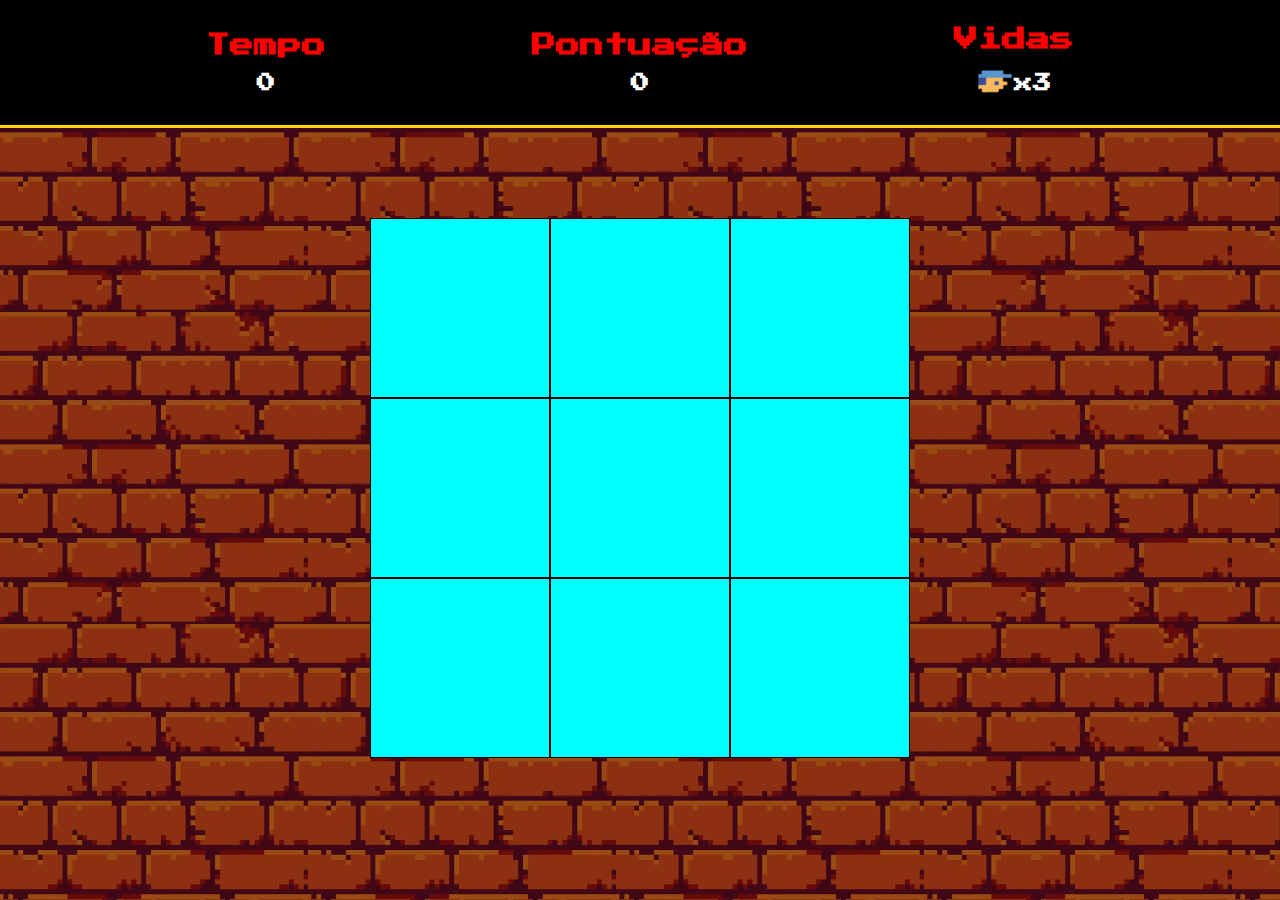
<file: Desenvolvimento-de-Jogos/DetonaRalph/index.html>
<!DOCTYPE html>
<html lang="pt-br">
<head>
  <meta charset="UTF-8">
  <meta name="viewport" content="width=device-width, initial-scale=1.0">
  <title>Detona Ralph</title>
  <link rel="preconnect" href="https://fonts.googleapis.com">
  <link rel="preconnect" href="https://fonts.gstatic.com" crossorigin>
  <link href="https://fonts.googleapis.com/css2?family=Lato&family=Press+Start+2P&display=swap" rel="stylesheet">
  <link rel="stylesheet" href="./src/styles/reset.css">
  <link rel="stylesheet" href="./src/styles/styles.css">
</head>
<body>
  <div id="menu">
    <div class="menu-item" id="menu-time">
      <h2>Tempo</h2>
      <h3 id="timer">0</h3>
    </div>
    <div class="menu-item" id="menu-score">
      <h2>Pontuação</h2>
      <h3 id="score">0</h3>
    </div>
    <div class="menu-item"id="menu-lives">
      <h2>Vidas</h2>      
      <span>      
        <img id="player-icon" src="../DetonaRalph/src/images/player.png">
        <h3 id="lives">x<span id="lives-left">3</span></h3>
      </span>
    </div>
  </div>
  <div id="game">
    <div class="square" id="1"></div>
    <div class="square" id="2"></div>
    <div class="square" id="3"></div>
    <div class="square" id="4"></div>
    <div class="square" id="5"></div>
    <div class="square" id="6"></div>
    <div class="square" id="7"></div>
    <div class="square" id="8"></div>
    <div class="square" id="9"></div>
  </div>

  <script defer src="./src/scripts/engine.js"></script>
</body>
</html>
</file>
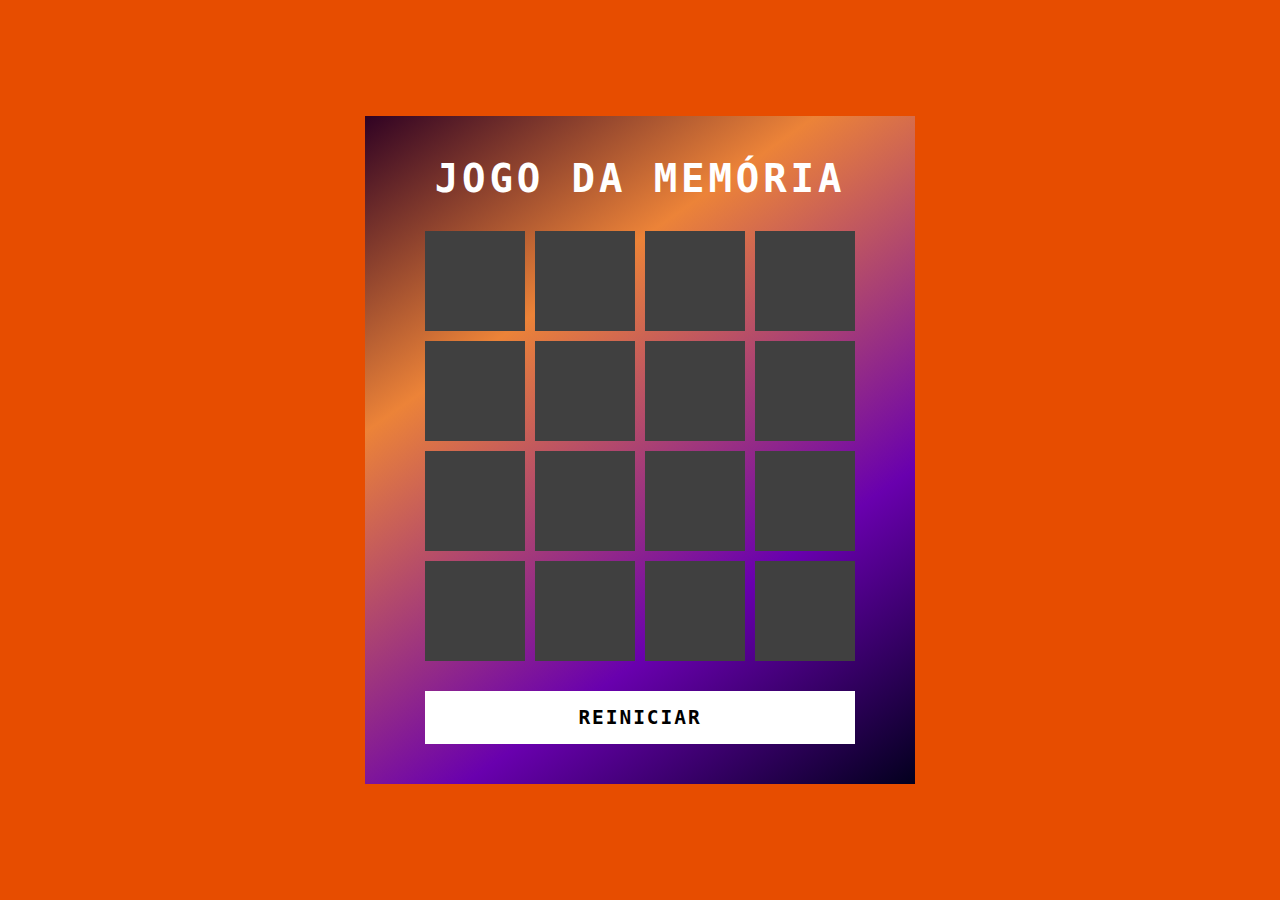
<file: Desenvolvimento-de-Jogos/JogoDaMemória/index.html>
<!DOCTYPE html>
<html lang="pt-br">
<head>
  <meta charset="UTF-8">
  <meta name="viewport" content="width=device-width, initial-scale=1.0">
  <title>Jogo da Memória</title>
  <link rel="stylesheet" href="./src/styles/reset.css">
  <link rel="stylesheet" href="./src/styles/styles.css">
</head>
<body>
  <div class="container">
    <h2>JOGO DA MEMÓRIA</h2>
    <div id="game"></div>
    <button id="reset" onclick="window.location.reload()">REINICIAR</button>
  </div>
  <script src="./src/scripts/engine.js" defer></script>
</body>
</html>
</file>
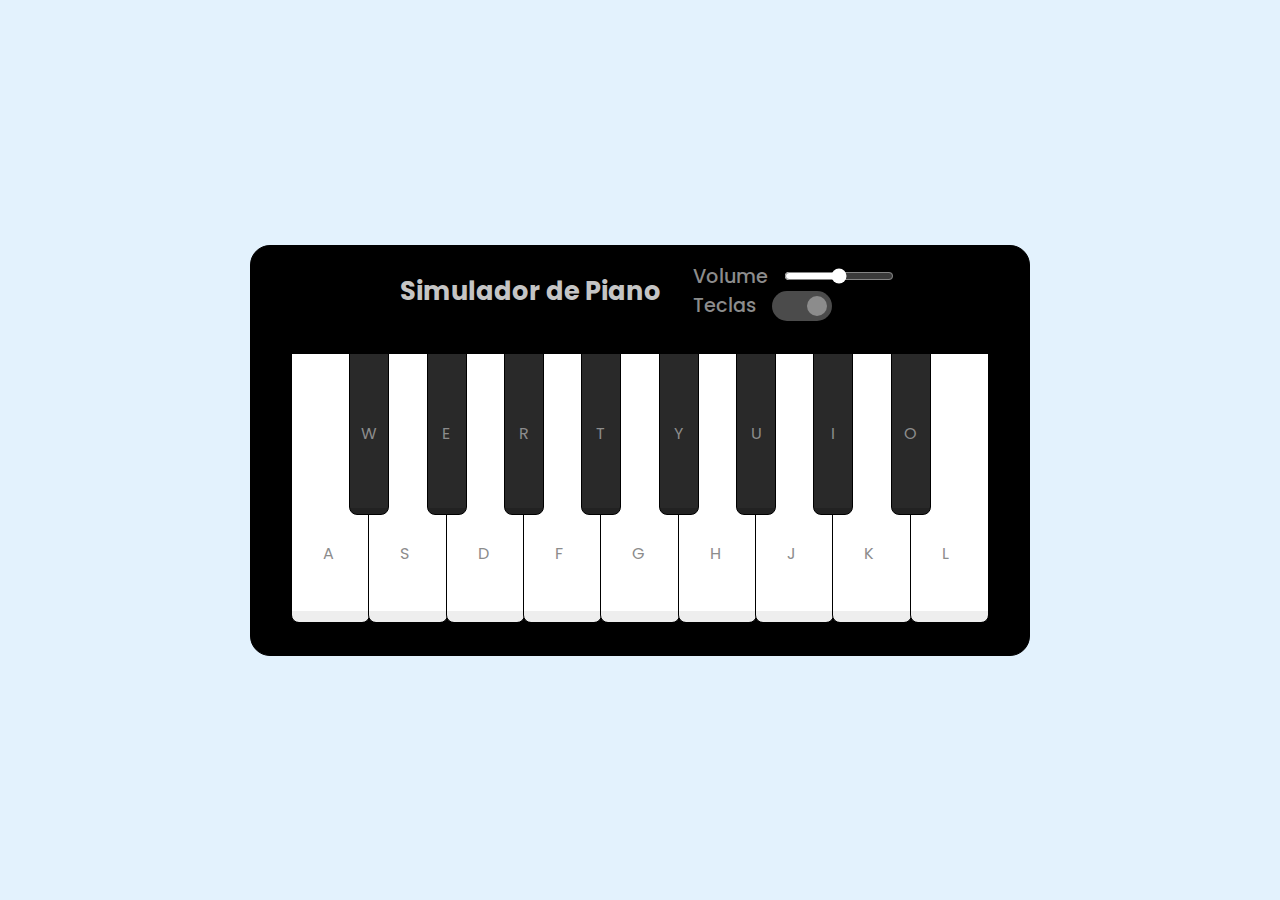
<file: Desenvolvimento-de-Jogos/SimuladorPiano/index.html>
<!DOCTYPE html>
<html lang="pt-br">
<head>
  <meta charset="UTF-8">
  <meta name="viewport" content="width=device-width, initial-scale=1.0">
  <title>Simulador de Piano</title>
  <link rel="stylesheet" href="./src/styles/reset.css">
  <link rel="stylesheet" href="./src/styles/main.css">
  <link rel="preconnect" href="https://fonts.googleapis.com">
  <link rel="preconnect" href="https://fonts.gstatic.com" crossorigin>
  <link href="https://fonts.googleapis.com/css2?family=Poppins:wght@100;200;300;400&display=swap" rel="stylesheet">

</head>
<body>
  <div id="container">
    <header>
      <h1>Simulador de Piano</h1>
      <div id="controls">
        <div class="column" id="volume-slider">
          <label for="volume">Volume</label>
          <input id="volume" type="range" min="0" max="1" value="0.5" step="0.1">
        </div>
        <div class="column" id="keys-check">
          <label for="keys-checkbox">Teclas</label>
          <input id="keys-checkbox" type="checkbox" checked>
        </div>
      </div>
    </header>
    <ul id="piano">
      <li class="key white" data-key="a"><span>a</span></li>
      <li class="key black" data-key="w"><span>w</span></li>
      <li class="key white" data-key="s"><span>s</span></li>
      <li class="key black" data-key="e"><span>e</span></li>
      <li class="key white" data-key="d"><span>d</span></li>
      <li class="key black" data-key="r"><span>r</span></li>
      <li class="key white" data-key="f"><span>f</span></li>
      <li class="key black" data-key="t"><span>t</span></li>
      <li class="key white" data-key="g"><span>g</span></li>
      <li class="key black" data-key="y"><span>y</span></li>
      <li class="key white" data-key="h"><span>h</span></li>
      <li class="key black" data-key="u"><span>u</span></li>
      <li class="key white" data-key="j"><span>j</span></li>
      <li class="key black" data-key="i"><span>i</span></li>
      <li class="key white" data-key="k"><span>k</span></li>
      <li class="key black" data-key="o"><span>o</span></li>
      <li class="key white" data-key="l"><span>l</span></li>
    </ul>
  </div>
  <script src="./src/scripts/engine.js" defer></script>
</body>
</html>
</file>
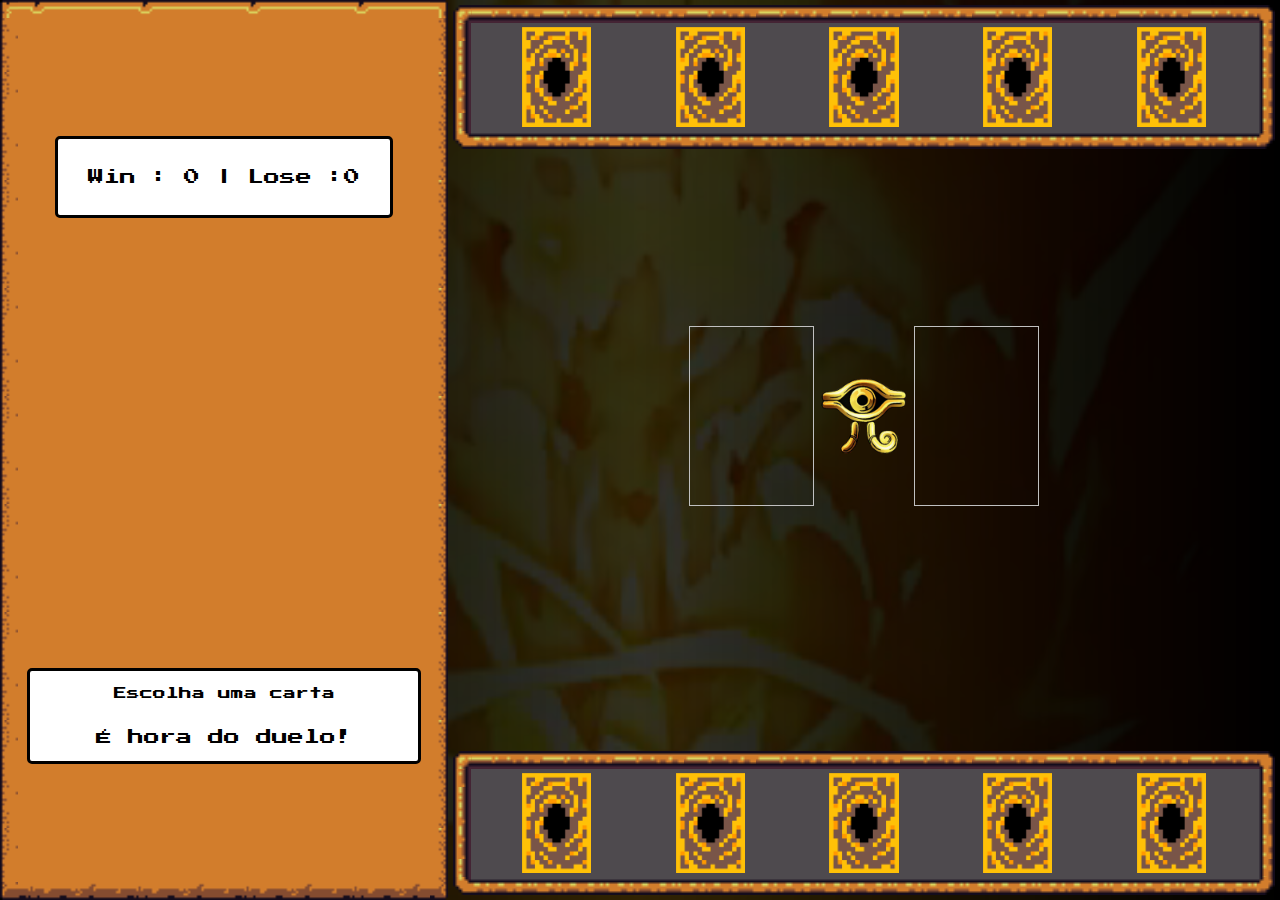
<file: Desenvolvimento-de-Jogos/YuGiOh/index.html>
<!DOCTYPE html>
<html lang="pt-br">
<head>
  <meta charset="UTF-8">
  <meta name="viewport" content="width=device-width, initial-scale=1.0">
  <link rel="stylesheet" href="./src/styles/buttons.css">
  <link rel="stylesheet" href="./src/styles/containers_and_frames.css">
  <link rel="stylesheet" href="./src/styles/main.css">
  <link rel="stylesheet" href="./src/styles/reset.css">
  <link rel="preconnect" href="https://fonts.googleapis.com">
  <link rel="preconnect" href="https://fonts.gstatic.com" crossorigin>
  <link href="https://fonts.googleapis.com/css2?family=Press+Start+2P&display=swap" rel="stylesheet">
  <link rel="shortcut icon" href="./src/assets/favicon/Favicon.ico" type="image/x-icon">
  <title>Yu-Gi-Oh Jokenpo Edition</title>
</head>
<body>
  <audio id="bgm" loop>
    <source src="./src/assets/audios/egyptian_duel.mp3" type="audio/mp3">
  </audio>
  <div class="bg-video">
    <video class="video" autoplay loop muted>
      <source src="./src/assets/video/yugi.mp4" type="video/mp4">
    </video>
  </div>
  <div class="container">
    <div class="container__left framed-golden-2">
      <div class="score_box frame">
        <span id="score_points">Win : 0 | Lose :0</span>
      </div>
      <div class="menu_avatar">
        <img id="card-image">
      </div>
      <div class="card_details frame">
        <p id="card-name">Escolha uma carta</p>
        <p id="card-type">É hora do duelo!</p>
      </div>
    </div>
    <div class="container__right">
      <div class="card-box__container">
        <div class="card-box framed" id="computer-cards"></div>

        <div class="card-versus">
          <div class="versus-top">
            <div class="card-infield">
              <img id="player-field-card" height="180px" width="125px">
              <img src="./src/assets/icons/millenium2.png" height="100px">
              <img id="computer-field-card" height="180px" width="125px">
            </div>
          </div>
          <div class="versus-bottom">
            <button id="next-duel" class="rpgui-button" onclick="resetDuel()">GANHOU</button>
          </div> 
        </div>
        
        <div class="card-box framed" id="player-cards"></div>
      </div>
    </div>
  </div>  
  <script src="./src/scripts/engine.js" defer></script>
</body>
</html>
</file>
<file: Desenvolvimento-de-Jogos/DetonaRalph/src/styles/styles.css>
body {
  text-align: center;
  font-family: 'Press Start 2P', cursive;
  background-image: url(../images/wall.png);
}

h2 {
  color: #ff0000;
}

#menu {
  display: flex;
  flex-direction: row;
  justify-content: space-evenly;
  align-items: center;
  height: 8em;
  background-color: #000000;
  color: #ffffff;
  border-bottom: solid 3px #ffd700;
}

#game {
  display: grid;
  grid-template-columns: auto auto auto;
  margin-top: 10vh;
  align-items: center;
  justify-content: center;
}

.square {
  height: 20vh;
  width: 20vh;
  background-color: #00ffff;
  border: solid 1px #000000;
}

.cracked-window {
  background-color: black;
}
.cracked-window::after {
  content: "";
  height: 20vh;
  width: 20vh;
  border: solid 1px #000000;
  display: inline-block;
  background-image: url(../images/cracked-window.png);
  background-size: cover;
}


.enemy {
  background-image: url(../images/ralph.png);
  background-size: contain;
}

span {
  display: flex;
  flex-direction: row;
  align-items: center;
  justify-content: center;
}

#lives {
  display: flex;
  flex-direction: row;
}

#player-icon {
  height: 2em;
}

.menu-item h2 {
  padding-bottom: 1rem;
}


@media screen and (max-width: 540px) {
  body {
    background-color: blanchedalmond;
    font-size: 10px;
  }
  
  .square {
    height: 16vh;
    width: 16vh;
  }  
}
</file>
<file: Desenvolvimento-de-Jogos/JogoDaMemória/src/styles/styles.css>
body{
  display: flex;
  justify-content: center;
  align-items: center;
  height: 100vh;
  background-color: #e74d00;
  user-select: none;
}

.container {
  position: relative;
  display: flex;
  flex-direction: column;
  justify-content: center;
  align-items: center;
  gap: 30px;
  background: linear-gradient(
    325deg, 
    #03001e 0%, 
    #6900ae 30%, 
    #ec8338 70%, 
    #300223 100%
    );
    padding: 40px 60px;
}

h2 {
  font-size: 3em;
  color: #ffffff;
  text-transform: uppercase;
  letter-spacing: 0.1em;
}

#reset{
  padding: 15px 20px;
  width: 100%;
  color: #000000;
  background-color: #ffffff;
  border: none;
  font-size: 1.5em;
  letter-spacing: 0.1em;
  cursor: pointer;
  font-weight: 600;
}

#reset:hover {
  color:#ec38bc;
}

#reset:focus {
  background-color: #e3e3e3;
}

#game {
  width: 430px;
  height: 430px;
  display: flex;
  flex-wrap: wrap;
  gap: 10px;
  transform-style: preserve-3d;
  perspective: 500px;
}

.item {
  position: relative;
  width: 100px;
  height: 100px;
  display: flex;
  align-items: center;
  justify-content: center;
  background-color: #ffffff;
  font-size: 3em;
  transform: rotateY(180deg);
  transition: 0.25s;
} 

.item::after {
  content: "";
  position: absolute;
  inset: 0;
  background-color: #404040;
  transition: 0.25;
  transform: rotate(0deg);
  backface-visibility: hidden;
}

.item.boxOpen {
  transform: rotateY(0deg);
}

.boxOpen::after, .boxMatch::after {
  transform: rotateY(180deg);
}
</file>
<file: Desenvolvimento-de-Jogos/SimuladorPiano/src/styles/main.css>
body {
  display: flex;
  align-items: center;
  justify-content: center;
  height: 100vh;
  background-color: #e3f2fd;
  font-family: 'Poppins', sans-serif;
}

#container{
  display: flex;
  flex-direction: column;
  width: 90vw;
  max-width: 780px;
  border-radius: 20px;
  border: 1px solid #000000;
  justify-content: center;
  align-items: center;
  background-color: #000000;
  color: #8c8c8c;
}

header {
  padding: 1em;
  display: flex;
  align-items: center;
  justify-content: space-evenly;
  flex-wrap: wrap;
}

h1 {
  color: #c5c5c5;
  font-size: 1.6rem;
  margin: 0 2rem;
}

header .column {
  display: flex;
  align-items: center;
}

header .column label {
  font-weight: 500;
  margin-right: 1rem;
  font-size: 1.2rem;
}

#volume-slider input {
  accent-color: #ffffff;
  cursor: pointer;
  max-width: 50%;
}

#keys-check input {
  width: 60px;
  height: 30px;
  appearance: none;
  border-radius: 30px;
  background-color: #4b4b4b;
  cursor: pointer;
  position: relative;
}

#keys-check input::after {
  content: "";
  border-radius: 50%;
  background-color: #8c8c8c;
  height: 20px;
  width: 20px;
  position: absolute;
  margin: 5px;
  top: -32%;
  left: 0%;
  transform: translateY(50%);
  transition: all 0.3s ease;
}


#keys-check input:checked::after {
  content: "";
  border-radius: -50%;
  background-color: #8c8c8c;
  height: 20px;
  width: 20px;
  position: absolute;
  margin: 5px;
  top: -32%;  
  left: 50%;
  transform: translateY(50%);
  transition: all 0.3s ease;
}

#piano {
  display: flex;
  flex-direction: row;
  margin: 1rem 1rem 2rem 1rem;
  height: 70%;
  width: 90%;
  top: 20%;
}
.key {
  border: solid 1px;
  border: 1px solid black;
  border-radius: 0 0 8px 8px;
  cursor: pointer;
  user-select: none;
  list-style: none;
  position: relative;
  text-transform: uppercase;
}

.white {
  width: 20%;
  height: 30vh;
  margin: 0 1px;
  z-index: 0;
  background: linear-gradient(#fff 96%, #eee 4%);
}

.white span {
  position: absolute;
  top: 70%;
  left: 40%;
}

.black {
  width: 10%;
  height: 18vh;
  border: 1px solid black;
  margin: 0 -22px 0 -22px;
  top: 0%;
  z-index: 2;
  background: linear-gradient(#292929 96%, #222 4%);
  display: grid;
  justify-content: center;
  align-content: center;
}

.white.active {
  box-shadow: inset -5px 5px 20px rgba(0,0,0,0.2);
  background: linear-gradient(to bottom #fff 0%, #eee 100%);
}

.black.active {
  box-shadow: inset -5px 5px 20px rgba(255,255,255,0.2);
  background: linear-gradient(to bottom #000, #434343);

}

.hide span {
  display: none;
}

@media only screen and (max-height: 400px) {
  .white {
    height: 40vh;
  }
  .black {
    height: 24vh;
  }
}
</file>
<file: Desenvolvimento-de-Jogos/YuGiOh/src/styles/buttons.css>
/**
* Styling for buttons
*/

/* button style */
.rpgui-button {
  /* hide button default stuff */
  background-color: Transparent;
  background-repeat: no-repeat;
  border: none;
  overflow: hidden;
  outline: none;

  /* background */
  background: url("../assets/rpg/button.png") no-repeat no-repeat;
  background-clip: padding-box;
  background-origin: padding-box;
  background-position: center;
  background-size: 100% 100%;

  /* font size */
  font-size: 1em;

  /* default size and display */
  max-width: 100%;
  min-width: 140px;
  height: 60px;
  display: inline-block;

  /* padding */
  padding-left: 35px;
  padding-right: 35px;
}

/* button hover */
.rpgui-button.hover,
.rpgui-button:hover {
  background-image: url("../assets/rpg/button-hover.png");
}

/* button clicked */
.rpgui-button.down,
.rpgui-button:active {
  background-image: url("../assets/rpg/button-down.png");
}

/* golden button stuff */
.rpgui-button.golden p {
  display: inline-block;
}

/* golden button style */
.rpgui-button.golden {
  /* hide button default stuff */
  background-color: Transparent;
  background-repeat: no-repeat;
  border: none;
  overflow: hidden;
  outline: none;

  /* background */
  background: url("../assets/rpg/button-golden.png") no-repeat no-repeat;
  background-clip: padding-box;
  background-origin: padding-box;
  background-position: center;
  background-size: 100% 80%;

  /* default size and display */
  max-width: 100%;
  min-width: 140px;
  height: 60px;
  display: inline-block;

  /* padding */
  padding-top: 5px;
  padding-left: 35px;
  padding-right: 35px;
  overflow: visible;
}

/* button hover */
.rpgui-button.golden.hover,
.rpgui-button.golden:hover {
  background-image: url("../assets/rpg/button-golden-hover.png");
}

/* button clicked */
.rpgui-button.golden.down,
.rpgui-button.golden:active {
  background-image: url("../assets/rpg/button-golden-down.png");
}

.rpgui-button.golden:before {
  white-space: nowrap;
  display: inline-block;
  content: "";
  width: 34px;
  display: block;
  height: 110%;
  background: transparent url("../assets/rpg/button-golden-left.png") no-repeat
    right center;
  background-size: 100% 100%;
  margin: 0 0 0 0;
  left: 0px;
  float: left;
  margin-left: -46px;
  margin-top: -5%;
}

.rpgui-button.golden:after {
  white-space: nowrap;
  display: block;
  content: "";
  width: 34px;
  height: 110%;
  background: transparent url("../assets/rpg/button-golden-right.png") no-repeat
    left center;
  background-size: 100% 100%;
  margin: 0 0 0 0;
  right: 0px;
  float: right;
  margin-right: -46px;
  margin-top: -5%;
}

/*
.rpgui-button.golden:hover:before {

  background-image: url('img/button-golden-left-hover.png');
}

.rpgui-button.golden:hover:after {

  background-image: url('img/button-golden-right-hover.png');
}
*/
</file>
<file: Desenvolvimento-de-Jogos/YuGiOh/src/styles/containers_and_frames.css>
/**
* customized divs (containers) and framed objects (background and frame image).
*/

/* game div without background image*/
.rpgui-container {
  /* position style and default z */
  position: fixed;
  z-index: 10;

  overflow: show;
}

/* game div with background image*/
.framed {
  /* border */
  border-style: solid;
  border-image-source: url("../assets/rpg/border-image.png");
  border-image-repeat: repeat;
  border-image-slice: 6 6 6 6;
  border-image-width: 18px;
  border-width: 15px;
  padding: 12px;

  /* internal border */
  box-sizing: border-box;
  -moz-box-sizing: border-box;
  -webkit-box-sizing: border-box;

  /* background */
  background: url("../assets/rpg/background-image.png") repeat repeat;
  background-clip: padding-box;
  background-origin: padding-box;
  background-position: center;
}

/* game div with golden background image*/
.framed-golden {
  /* border */
  border-style: solid;
  border-image-source: url("../assets/rpg/border-image-golden.png");
  border-image-repeat: repeat;
  border-image-slice: 4 4 4 4;
  border-image-width: 18px;
  border-width: 15px;
  padding: 12px;

  /* internal border */
  box-sizing: border-box;
  -moz-box-sizing: border-box;
  -webkit-box-sizing: border-box;

  /* background */
  background: url("../assets/rpg/background-image-golden.png") repeat repeat;
  background-clip: padding-box;
  background-origin: padding-box;
  background-position: center;
}

/* game div with golden2 background image*/
.framed-golden-2 {
  /* border */
  border-style: solid;
  border-image-source: url("../assets/rpg/border-image-golden2.png");
  border-image-repeat: repeat;
  border-image-slice: 8 8 8 8;
  border-image-width: 18px;
  border-width: 15px;
  padding: 12px;

  /* internal border */
  box-sizing: border-box;
  -moz-box-sizing: border-box;
  -webkit-box-sizing: border-box;

  /* background */
  background: url("../assets/rpg/background-image-golden2.png") repeat repeat;
  background-clip: padding-box;
  background-origin: padding-box;
  background-position: center;
}

/* game div with soft grey background image*/
.framed-grey {
  position: relative;

  /* border */
  border-style: solid;
  border-image-source: url("../assets/rpg/border-image-grey.png");
  border-image-repeat: repeat;
  border-image-slice: 3 3 3 3;
  border-image-width: 7px;
  border-width: 7px;
  padding: 12px;

  /* internal border */
  box-sizing: border-box;
  -moz-box-sizing: border-box;
  -webkit-box-sizing: border-box;

  /* background */
  background: url("../assets/rpg/background-image-grey.png") repeat repeat;
  background-clip: padding-box;
  background-origin: padding-box;
  background-position: center;
}
</file>
<file: Desenvolvimento-de-Jogos/YuGiOh/src/styles/main.css>
body {
  cursor: url("../assets/cursor/yugicursor.png"), auto;
}

.card:hover, button:hover, a:hover {
  cursor: url(../assets/cursor/yamiyugicursorGLOW.png), auto;
}

.bg-video {
  position: absolute;
  z-index: -2;
  width: 100vw;
  height: 100vh;
  overflow: hidden;
  display: flex;
  justify-content: center;
}

.bg-video::after {
  content: " ";
  position: absolute;
  height: 100vh;
  width: 100vw;
  top: 0;
  left: 0;
  background: linear-gradient(90deg, rgba(0,0,0,1) 0%, rgba(0,0,0,0.8) 50%, rgba(0,0,0,1) 100%);
}

.container {
  position: relative;
  z-index: 3;
  display: flex;
  height: 100vh;
}

.container__left {
  width: 35%;
  min-width: 300px;
  display: flex;
  flex-direction: column;
  align-items: center;
  justify-content: space-around;
}

.score_box {
  background-color: #fff;
  padding: 30px;
}

.frame {
  border: 3px solid #000;
  border-radius: 5px;
}

.card_details {
  background-color: #fff;
  padding: 1rem;
  display: flex;
  flex-direction: column;
  align-items: center;
  justify-content: space-between;
  height: 6rem;
  width: 100%;
}

#card-name {
  font-size: 0.8rem;
}

#card-type{
  font-size: 1rem;
}

.container__right {
  display: flex;
  flex-direction: column;
  justify-content: space-between;
  padding: 0.3rem;
  width: 65%;
  height: 100vh;
}

.card-versus {
  display: flex;
  flex-direction: column;
  align-items: center;
  padding-top: 1rem;
  height: 300px;
}

.versus-top, .versus-bottom {
  display: flex;
  align-items: center;
  justify-content: center;
}

.versus-bottom {
  margin-top: 1rem;
}

#next-duel {
  display: none;
}

.card-box {
  height: 9rem;
  width: 100%;
  display: flex;
  flex-direction: row;
  align-items: center;
  justify-content: space-around;
}

.card-box__container {
  height: 100vh;
  display: flex;
  flex-direction: column;
  justify-content: space-between;
}

.card-infield {
  height: 200px;
  display: flex;
  justify-content: center;
  align-items: center;
}


.card {
  transition: transform 0.2s;
}

.card:hover {
  transform: scale(1.2);
}
</file>
